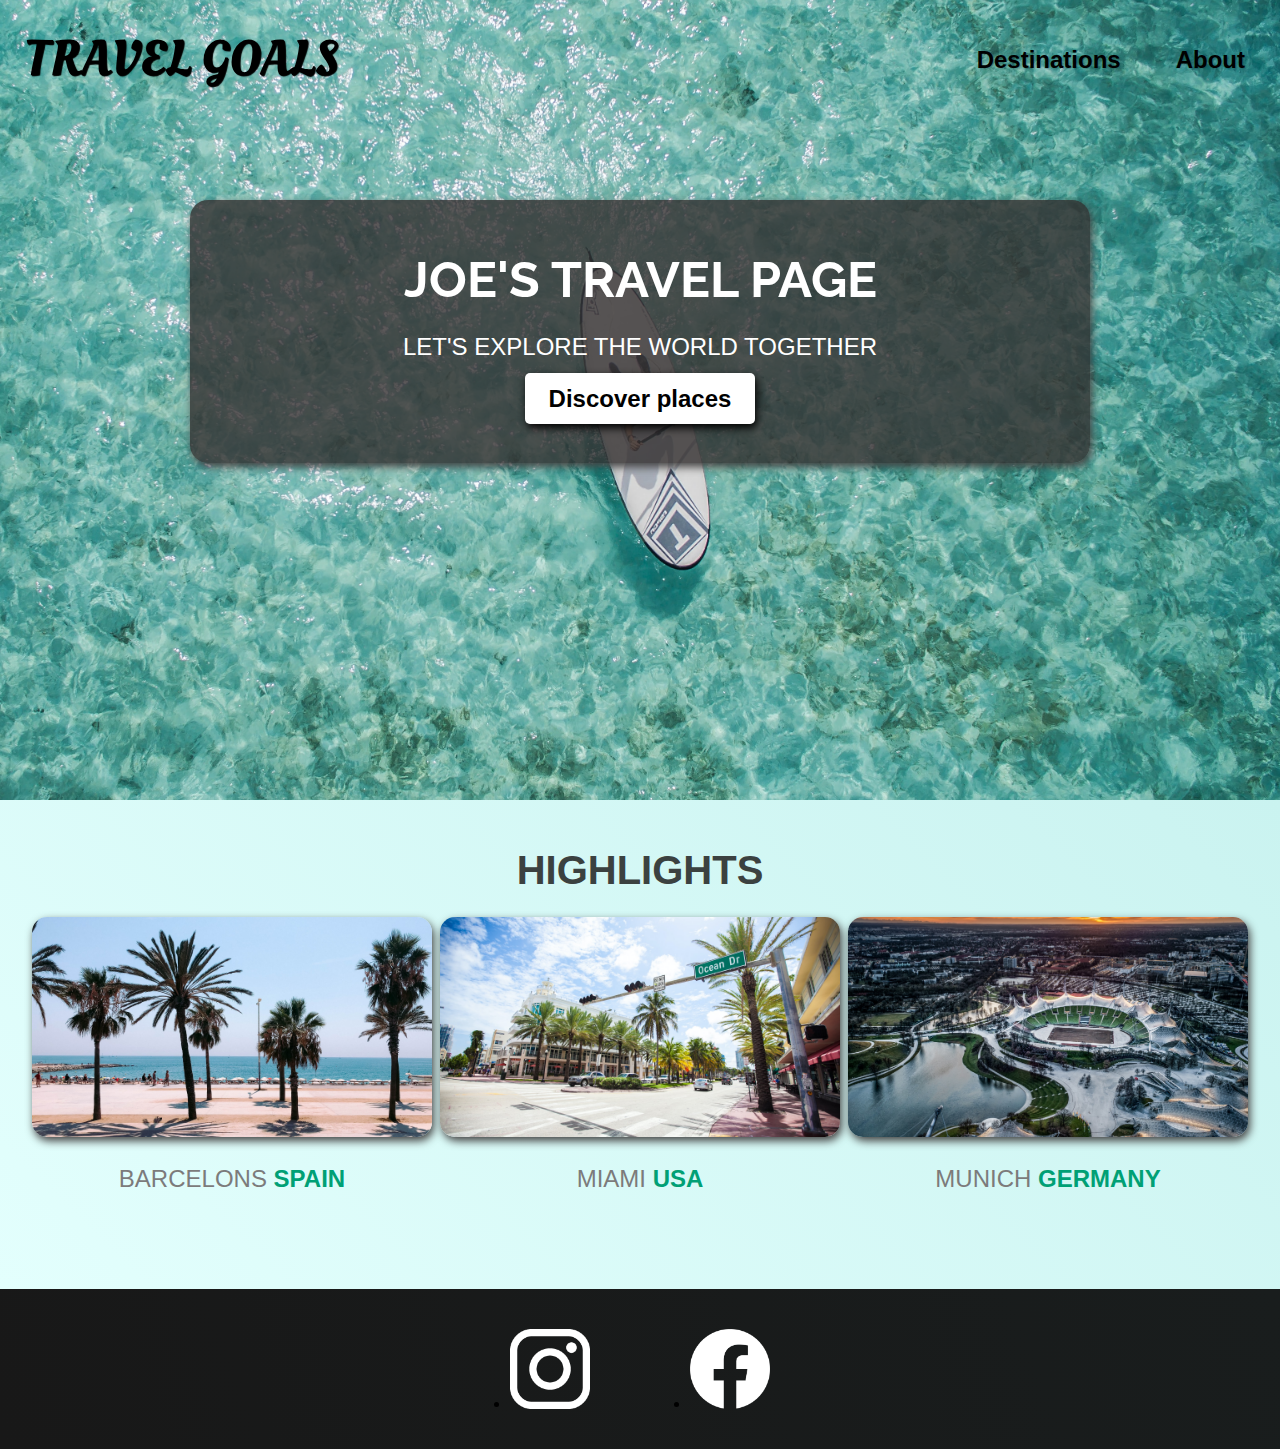
<file: index.html>
<!DOCTYPE html>
<html lang="en">
  <head>
    <meta charset="UTF-8" />
    <meta http-equiv="X-UA-Compatible" content="IE=edge" />
    <meta name="viewport" content="width=device-width, initial-scale=1.0" />
    <title>Document</title>
    <link rel="stylesheet" href="./style.css" />
    <link rel="stylesheet" href="./shared.css" />
    <link
      href="https://fonts.googleapis.com/css2?family=Raleway:wght@700&family=Oleo+Script:wght@700&family=Quicksand:wght@300;500;700&display=swap"
      rel="stylesheet"
    />
  </head>
  <body>
    <header>
      <div id="page-logo"><a href="./index.html">Travel Goals</a></div>
      <nav>
        <ul>
          <li>
            <a href="./places.html">Destinations</a>
          </li>
          <li>
            <a href="">About</a>
          </li>
        </ul>
      </nav>
    </header>
    <main>
      <section id="hero">
        <div id="hero-content">
          <h1>Joe's Travel Page</h1>
          <p>Let's explore the world together</p>
          <a href="">Discover places</a>
        </div>
      </section>
      <section id="highlight">
        <h2>Highlights</h2>
        <ul>
          <li>
            <img src="./images/places/barcelona.jpg" alt="" />
            <p>Barcelons <strong>Spain</strong></p>
          </li>
          <li>
            <img src="./images/places/miami.jpg" alt="" />
            <p>Miami <strong>USA</strong></p>
          </li>
          <li>
            <img src="./images/places/munich.jpg" alt="" />
            <p>Munich <strong>Germany</strong></p>
          </li>
        </ul>
      </section>
    </main>
    <footer>
      <ul>
        <li>
          <a href=""><img src="./images/icons/insta.png" alt="" /> </a>
        </li>
        <li>
          <a href=""><img src="./images/icons/facebook.png" alt="" /> </a>
        </li>
      </ul>
    </footer>
  </body>
</html>
</file>
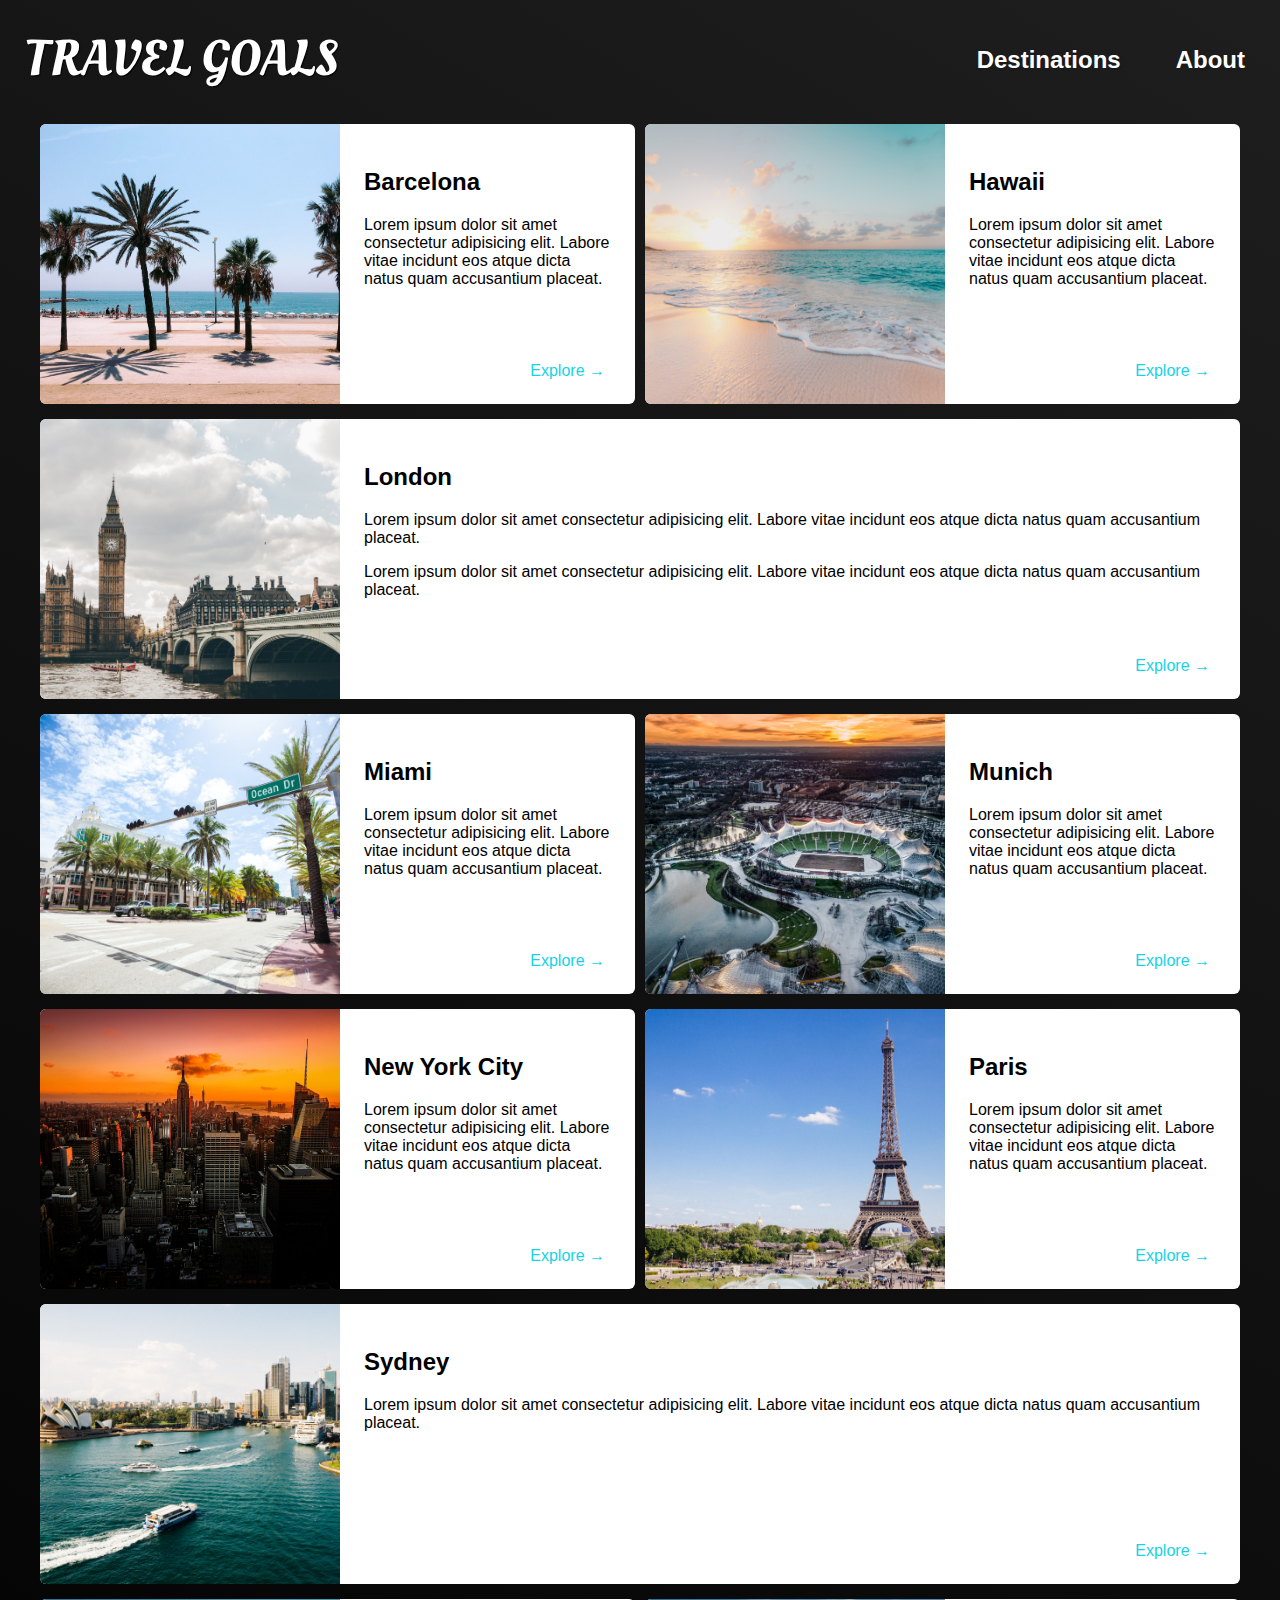
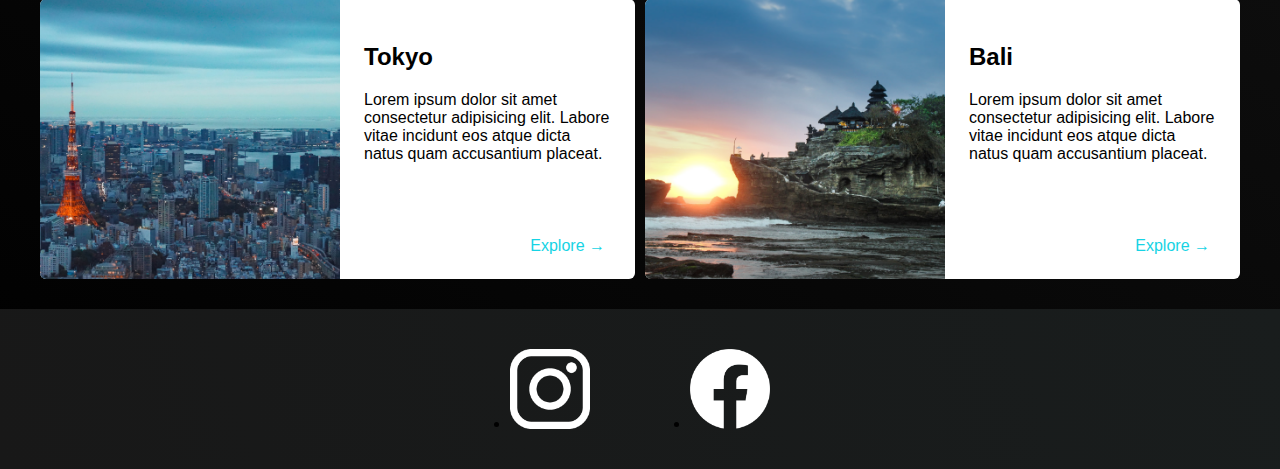
<file: places.html>
<!DOCTYPE html>
<html lang="en">
  <head>
    <meta charset="UTF-8" />
    <meta http-equiv="X-UA-Compatible" content="IE=edge" />
    <meta name="viewport" content="width=device-width, initial-scale=1.0" />
    <title>Document</title>
    <link rel="stylesheet" href="./shared.css" />
    <link rel="stylesheet" href="./places.css" />
    <link
      href="https://fonts.googleapis.com/css2?family=Raleway:wght@700&family=Oleo+Script:wght@700&family=Quicksand:wght@300;500;700&display=swap"
      rel="stylesheet"
    />
  </head>
  <body>
    <header>
      <div id="page-logo"><a href="./index.html">Travel Goals</a></div>
      <nav>
        <ul>
          <li>
            <a href="./places.html">Destinations</a>
          </li>
          <li>
            <a href="">About</a>
          </li>
        </ul>
      </nav>
    </header>
    <main>
      <section>
             <ul>
        <li>
          <img src="images/places/barcelona.jpg" alt="City of Barcelona" />
          <div class="item-content">
            <div>
              <h2>Barcelona</h2>
              <p>
                Lorem ipsum dolor sit amet consectetur adipisicing elit. Labore
                vitae incidunt eos atque dicta natus quam accusantium placeat.
              </p>
            </div>
            <div class="actions">
              <a href="https://en.wikipedia.org/wiki/Barcelona">Explore &#x2192</a>
            </div>
          </div>
        </li>
        <li>
          <img src="images/places/hawaii.jpg" alt="Hawaii beach" />
          <div class="item-content">
            <div>
              <h2>Hawaii</h2>
              <p>
                Lorem ipsum dolor sit amet consectetur adipisicing elit. Labore
                vitae incidunt eos atque dicta natus quam accusantium placeat.
              </p>
            </div>
            <div class="actions">
              <a href="hhttps://en.wikipedia.org/wiki/Hawaii">Explore &#x2192</a>
            </div>
          </div>
        </li>
        <li>
          <img src="images/places/london.jpg" alt="London city" />
          <div class="item-content">
            <div>
              <h2>London</h2>
              <p>
                Lorem ipsum dolor sit amet consectetur adipisicing elit. Labore
                vitae incidunt eos atque dicta natus quam accusantium placeat.
              </p>
              <p>
                Lorem ipsum dolor sit amet consectetur adipisicing elit. Labore
                vitae incidunt eos atque dicta natus quam accusantium placeat.
              </p>
            </div>
            <div class="actions">
              <a href="https://en.wikipedia.org/wiki/London">Explore &#x2192</a>
            </div>
          </div>
        </li>
        <li>
          <img src="images/places/miami.jpg" alt="Miami streets" />
          <div class="item-content">
            <div>
              <h2>Miami</h2>
              <p>
                Lorem ipsum dolor sit amet consectetur adipisicing elit. Labore
                vitae incidunt eos atque dicta natus quam accusantium placeat.
              </p>
            </div>
            <div class="actions">
              <a href="https://en.wikipedia.org/wiki/Miami">Explore &#x2192</a>
            </div>
          </div>
        </li>
        <li>
          <img src="images/places/munich.jpg" alt="Munich football stadium" />
          <div class="item-content">
            <div>
              <h2>Munich</h2>
              <p>
                Lorem ipsum dolor sit amet consectetur adipisicing elit. Labore
                vitae incidunt eos atque dicta natus quam accusantium placeat.
              </p>
            </div>
            <div class="actions">
              <a href="https://en.wikipedia.org/wiki/Munich">Explore &#x2192</a>
            </div>
          </div>
        </li>
        <li>
          <img src="images/places/new-york-city.jpg" alt="New York City skyline" />
          <div class="item-content">
            <div>
              <h2>New York City</h2>
              <p>
                Lorem ipsum dolor sit amet consectetur adipisicing elit. Labore
                vitae incidunt eos atque dicta natus quam accusantium placeat.
              </p>
            </div>
            <div class="actions">
              <a href="https://en.wikipedia.org/wiki/New_York_City"
                >Explore &#x2192</a
              >
            </div>
          </div>
        </li>
        <li>
          <img src="images/places/paris.jpg" alt="Paris city" />
          <div class="item-content">
            <div>
              <h2>Paris</h2>
              <p>
                Lorem ipsum dolor sit amet consectetur adipisicing elit. Labore
                vitae incidunt eos atque dicta natus quam accusantium placeat.
              </p>
            </div>
            <div class="actions">
              <a href="https://en.wikipedia.org/wiki/Paris">Explore &#x2192</a>
            </div>
          </div>
        </li>
        <li>
          <img src="images/places/sydney.jpg" alt="Sydney beach" />
          <div class="item-content">
            <div>
              <h2>Sydney</h2>
              <p>
                Lorem ipsum dolor sit amet consectetur adipisicing elit. Labore
                vitae incidunt eos atque dicta natus quam accusantium placeat.
              </p>
            </div>
            <div class="actions">
              <a href="https://en.wikipedia.org/wiki/Sydney">Explore &#x2192</a>
            </div>
          </div>
        </li>
        <li>
          <img src="images/places/tokyo.jpg" alt="Tokyo skyline" />
          <div class="item-content">
            <div>
              <h2>Tokyo</h2>
              <p>
                Lorem ipsum dolor sit amet consectetur adipisicing elit. Labore
                vitae incidunt eos atque dicta natus quam accusantium placeat.
              </p>
            </div>
            <div class="actions">
              <a href="https://en.wikipedia.org/wiki/Tokyo">Explore &#x2192</a>
            </div>
          </div>
        </li>
        <li>
          <img src="images/places/bali.jpg" alt="Bali beach" />
          <div class="item-content">
            <div>
              <h2>Bali</h2>
              <p>
                Lorem ipsum dolor sit amet consectetur adipisicing elit. Labore
                vitae incidunt eos atque dicta natus quam accusantium placeat.
              </p>
            </div>
            <div class="actions">
              <a href="https://en.wikipedia.org/wiki/Bali">Explore &#x2192</a>
            </div>
          </div>
        </li>
      </ul>
      
      </section>
    </main>
    <footer>
      <ul>
        <li>
          <a href=""><img src="./images/icons/insta.png" alt="" /> </a>
        </li>
        <li>
          <a href=""><img src="./images/icons/facebook.png" alt="" /> </a>
        </li>
      </ul>
    </footer>
  </body>
</html>
</file>
<file: style.css>
main section#hero {
  height: 800px;
  background-image: url("./images/places/ocean.jpg");
  background-position: center;
  background-size: cover;
  text-align: center;
  

}

main div#hero-content {
  width: 900px;
  background-color: rgba(51, 47, 47, 0.8);
  box-shadow: 2px 4px 8px rgb(68, 67, 67);
  border-radius: 18px;
  text-align: center;
  padding: 50px 0;
  margin: auto 0;
  display: inline-block;
  position: relative;
  top: 200px;
}

main div#hero-content h1 {
    color: white;
    text-transform: uppercase;
    font-size: 50px;
    font-family: "Raleway",sans-serif;
    margin: 0;
}

main div#hero-content p {
    color: white;
    text-transform: uppercase;
    font-size: 24px;
    font-weight: 300;
}

main div#hero-content a {
    text-decoration: none;
    background-color: rgb(255, 255, 255);
    padding: 12px 24px;
    color: black;
    font-size: 24px;
    border-radius: 5px;
    font-weight: 700;
    box-shadow: 2px 4px 8px rgb(0, 0, 0);

}

main section#highlight {
    text-align: center;
    margin: 0 ;
    padding: 24px;
    background: linear-gradient(45deg, rgb(227, 255, 253), rgb(202, 243, 240));
}



main section#highlight h2 {
    margin-top: 0;
    text-transform: uppercase;
    font-size: 40px;
    color: rgb(59, 65, 64);
    margin: 24px 0;
}

main section#highlight ul {
    display: flex; 
    width: 100%;
    /* box-sizing: border-box; */
    align-items: center;
    justify-content: space-evenly;
    padding: 0;
    list-style: none;
    margin-bottom: 48px;
    flex-wrap: wrap;
}

main section#highlight ul li  {
    text-align: center;
    text-transform: uppercase;
}
main section#highlight ul li img {
    height: 220px;
    width: 400px;
    border-radius: 15px;
    box-shadow: 2px 4px 8px rgb(68, 67, 67);
    object-fit: cover ;
}

main section#highlight ul li  p{
    font-size: 24px;
    color: rgb(124, 123, 123);
    margin: 24px 0;
}

main section#highlight ul li  p strong {
    color: rgb(0, 160, 117);
}
</file>
<file: shared.css>
body {
  font-family: "Quiksand", sans-serif;
  margin: 0;
}

/* Styling the header */

header {
  display: flex;
  align-items: center;
  justify-content: space-between;
  position: absolute;
  width: 100%;
  box-sizing: border-box;
}

header div#page-logo {
    margin-top: 25px;
}
header div#page-logo a {
  padding: 10px;
  font-family: "Oleo Script";
  color: rgb(0, 0, 0);
  font-size: 50px;
  margin-left: 15px;
  text-decoration: none;
  text-transform: uppercase;
  text-shadow: 1px 1px 1px rgb(0, 0, 0);
}

header nav ul {
  list-style: none;

  display: flex;
}

header nav ul li {
    margin-top: 25px;
}

header nav ul li a {
  text-decoration: none;
  padding: 20px;
  margin-right: 15px;
  color: rgb(0, 0, 0);
  font-weight: bold;
  text-shadow: 1px 1px 2px rgb(0, 0, 0, 0.2);
  font-size: 24px;
}

header nav ul li a:hover,
header nav ul li a:active {
    color: rgb(255, 255, 255);
    background-color: rgb(0, 0, 0);
    border-radius: 8px;
}

footer {
  background: linear-gradient(70deg, rgb(24,24,24), rgb(25,29,29));
}

footer ul {
  display: flex;
  justify-content: center;
  padding: 40px;
  margin: 0;

}
footer ul li {
  width: 80px;
  height: 80px;
  margin: 0 50px;
}

footer ul li a img {
  width: 100%;
  height: 100%;
}
</file>
<file: places.css>
body {
  background: linear-gradient(30deg, rgb(0, 0, 0), rgb(30, 30, 30));
}

header {
  position: static;
}
header div#page-logo a,
header nav ul li a {
  color: white;
}

header nav ul li a:hover ,
header nav ul li a:active {
  color: black;
  background-color: white;
}

main section ul {
  width: 1200px;
  margin: 30px auto;
  padding: 0;
  display: grid;
  grid-template-columns: 1fr 1fr ;
  
  column-gap: 10px;
  row-gap: 15px;
}


main section li:nth-of-type(3) {
  grid-column: 1 / 3;
  
}
main section li:nth-of-type(8) {
  grid-column: 1 / 3;
  
}

main section ul li {
  display: flex;
  background-color: white;
  border-radius: 6px;
  overflow: hidden;

}
main section ul li div.item-content {
  padding: 24px;
  display: flex;
  flex-direction: column;
  justify-content: space-between;
}
main section ul li div.actions {
  /* display: flex;                  the same code at the below
  justify-content: end; */
  
  text-align: right; 
  
}

main section ul li div.actions a {
  padding: 6px ;
  text-decoration: none;
  color: rgb(22, 211, 228);
  border-radius: 5px;
}

main section ul li div.actions a:hover {
  background-color: rgb(235, 253, 255);
}




main section ul li img {
  width: 300px;
  height: 280px;
  object-fit: cover;
}
</file>
